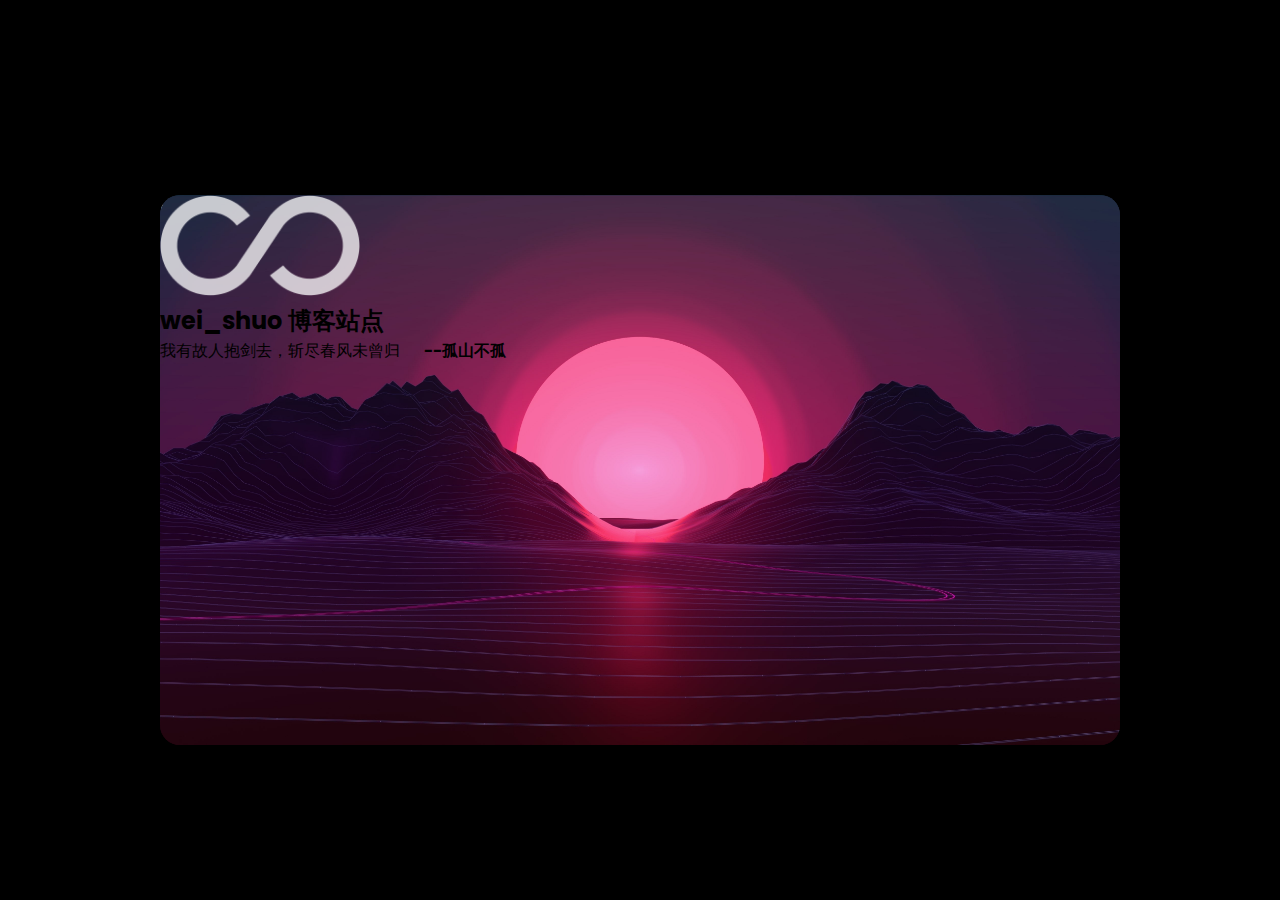
<file: index.html>
<!DOCTYPE html>
<html>

<head>
  <meta charset="utf-8">
  <meta name="viewport" content="width=device-width, initial-scale=1, shrink-to-fit=no">
  <meta name="description"
    content="Probably the most complete UI kit out there. Multiple functionalities and controls added,  extended color palette and beautiful typography, designed as its own extended version of Bootstrap at  the highest level of quality.                             ">
  <meta name="author" content="Webpixels">
  <title>wei_shuo</title>
  <!-- CSS -->
  <link type="text/css" href="./static/css/login.css" rel="stylesheet">
</head>

<body>
  <nav class="navbar navbar-expand-lg navbar-transparent navbar-dark bg-dark py-4">
    <div class="container">
      <a class="navbar-brand" href="#"><strong>wei_shuo</strong>博客首页</a>
      <div class="navbar-collapse offcanvas-collapse" id="navbar_main">
        <ul class="navbar-nav ml-auto align-items-lg-center">
          <li class="nav-item">
            <a type="button" class="btn btn-outline-danger" href="#">按钮1</a>
          </li>
          <li class="nav-item">
            <a type="button" class="btn btn-outline-warning" href="#">按钮2</a>
          </li>
          <li class="nav-item">
            <a type="button" class="btn btn-outline-warning" href="#">按钮3</a>
          </li>
          <li class="nav-item">
            <a href="#" type="button" target="_blank" class="btn btn-danger">登录 | 注册</a>
          </li>
        </ul>
      </div>
    </div>
  </nav>
  <main class="main">
    <section class="spotlight parallax bg-cover bg-size--cover" data-spotlight="fullscreen" style="background-image: url('static/images/index_background/background.jpg')">
      <span class="mask bg-primary alpha-7"></span>
      <div class="spotlight-holder py-lg pt-lg-xl">
        <div class="container d-flex align-items-center no-padding">
          <div class="col">
            <div class="row cols-xs-space align-items-center text-center text-md-left justify-content-center">
              <div class="col-7">
                <div class="text-center mt-5">
                  <img src="./static/images/index_background/icon.png" style="width: 200px;" class="img-fluid animated"
                    data-animation-in="jackInTheBox" data-animation-delay="1000">
                  <h2 class="heading display-4 font-weight-400 text-white mt-5 animated" data-animation-in="fadeInUp"
                    data-animation-delay="2000">
                    <span class="font-weight-700">wei_shuo</span> 博客站点
                  </h2>
                  <p class="lead text-white mt-3 lh-180 c-white animated" data-animation-in="fadeInUp"
                    data-animation-delay="2500">
                    我有故人抱剑去，斩尽春风未曾归&ensp;&ensp;&ensp;<strong class="text-white">--孤山不孤</strong>
                  </p>
                </div>
              </div>
            </div>
          </div>
        </div>
      </div>
    </section>
</body>
</file>
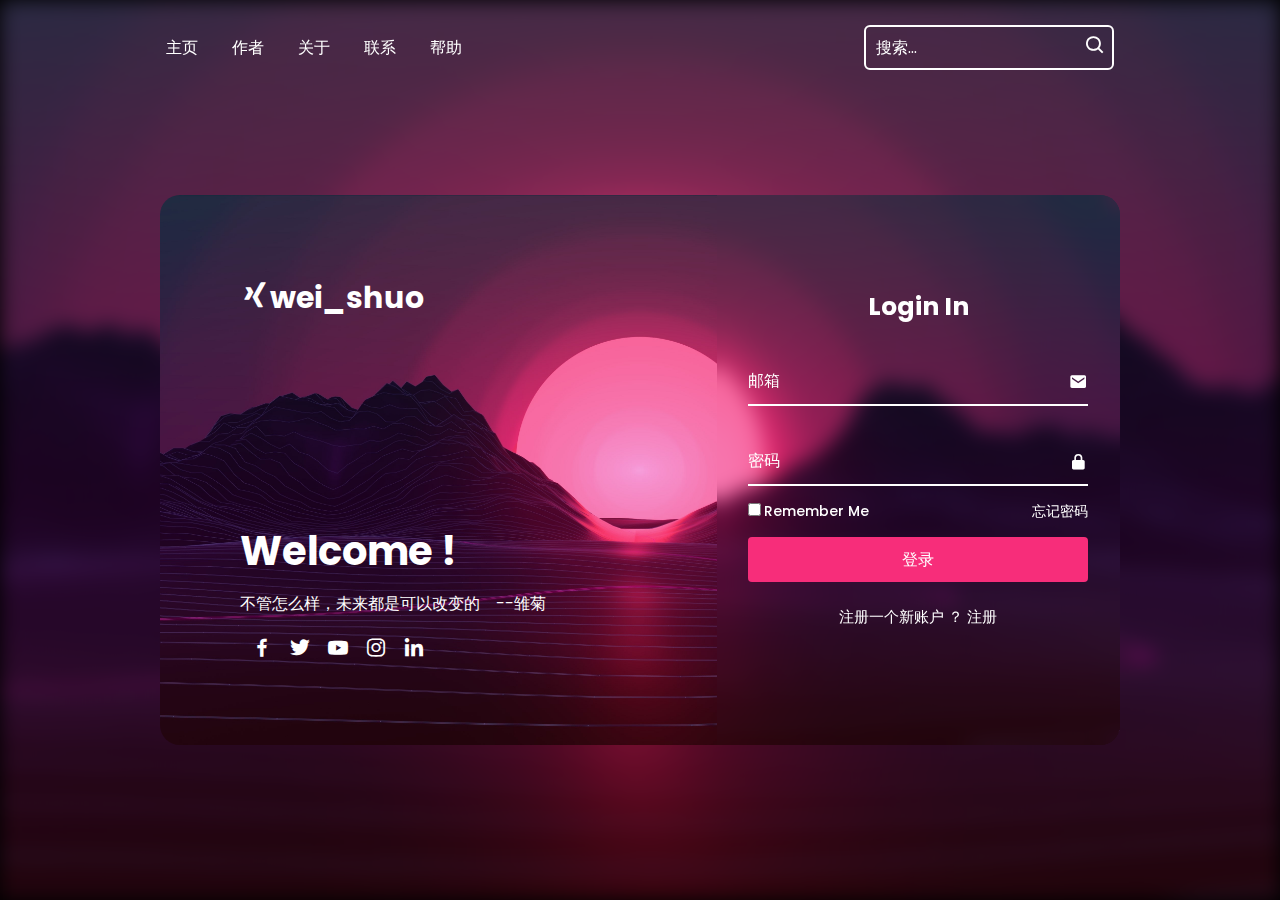
<file: login.html>
<!DOCTYPE html>
<html lang="en">

<head>
    <title>Hash Techie Official</title>
    <link rel="stylesheet" href="./static/css/login.css">
    <link href='https://unpkg.com/boxicons@2.1.4/css/boxicons.min.css' rel='stylesheet'>
</head>

<body>
    <header class="header">
        <nav class="navbar">
            <a href="#">主页</a>
            <a href="#">作者</a>
            <a href="#">关于</a>
            <a href="#">联系</a>
            <a href="#">帮助</a>
        </nav>
        <form action="" class="search-bar">
            <input type="text" placeholder="搜索...">
            <button><i class='bx bx-search'></i></button>
        </form>
    </header>
    <div class="background"></div>
    <div class="container">
        <div class="item">
            <h2 class="logo"><i class='bx bxl-xing'></i>wei_shuo</h2>
            <div class="text-item">
                <h2>Welcome !<br></h2>
                <p>不管怎么样，未来都是可以改变的&nbsp;&nbsp;&nbsp; --雏菊</p>
                <div class="social-icon">
                    <a href="#"><i class='bx bxl-facebook'></i></a>
                    <a href="#"><i class='bx bxl-twitter'></i></a>
                    <a href="#"><i class='bx bxl-youtube'></i></a>
                    <a href="#"><i class='bx bxl-instagram'></i></a>
                    <a href="#"><i class='bx bxl-linkedin'></i></a>
                </div>
            </div>
        </div>
        <div class="login-section">
            <div class="form-box login">
                <form action="">
                    <h2>Login In</h2>
                    <div class="input-box">
                        <span class="icon"><i class='bx bxs-envelope'></i></span>
                        <input type="email" required>
                        <label>邮箱</label>
                    </div>
                    <div class="input-box">
                        <span class="icon"><i class='bx bxs-lock-alt'></i></span>
                        <input type="password" required>
                        <label>密码</label>
                    </div>
                    <div class="remember-password">
                        <label for=""><input type="checkbox">Remember Me</label>
                        <a href="#">忘记密码</a>
                    </div>
                    <button class="btn">登录</button>
                    <div class="create-account">
                        <p>注册一个新账户 ？  <a href="#" class="register-link">注册</a></p>
                    </div>
                </form>
            </div>
            <div class="form-box register">
                <form action="">

                    <h2>Sign Up</h2>

                    <div class="input-box">
                        <span class="icon"><i class='bx bxs-user'></i></span>
                        <input type="text" required>
                        <label>Username</label>
                    </div>
                    <div class="input-box">
                        <span class="icon"><i class='bx bxs-envelope'></i></span>
                        <input type="email" required>
                        <label>Email</label>
                    </div>
                    <div class="input-box">
                        <span class="icon"><i class='bx bxs-lock-alt'></i></span>
                        <input type="password" required>
                        <label>Password</label>
                    </div>
                    <div class="remember-password">
                        <label for=""><input type="checkbox">I agree with this statment</label>
                    </div>
                    <button class="btn">Login In</button>
                    <div class="create-account">
                        <p>Already Have An Account? <a href="#" class="login-link">Sign In</a></p>
                    </div>
                </form>
            </div>
        </div>
    </div>

    <script src="./static/js/login.js"></script>
</body>

</html>
</file>
<file: static/css/login.css>
@import url('https://fonts.googleapis.com/css2?family=Poppins:ital,wght@0,300;0,400;0,500;1,500&display=swap');
*{
    margin: 0;
    padding: 0;
    box-sizing: border-box;
    font-family: "poppins",sans-serif;
}
body{
    height: 100vh;
    width: 100%;
    background: #000;
  
}
.background{
    background: url(../images/login_background/login_background.jpg) no-repeat;
    background-position: center;
    background-size:cover ;
    height: 100vh;
    width: 100%;
    filter: blur(10px);
}

.header{
    position: fixed;
    top: 0;
    left: 0;
    width: 100%;
    padding: 25px 13%;
    background: transparent;
    display: flex;
    justify-content: space-between;
    align-items: center;
    z-index: 100;

}
.navbar a{
    position: relative;
    font-size: 16px;
    color: #fff;
    margin-right: 30px;
    text-decoration: none;
}
.navbar a::after{
    content: "";
    position: absolute;
    left: 0;
    width: 100%;
    height: 2px;
    background: #fff;
    bottom: -5px;
    border-radius: 5px;
    transform: translateY(10px);
    opacity: 0;
    transition: .5s ease;
}
.navbar a:hover:after{
    transform: translateY(0);
    opacity: 1;
}
.search-bar{
    width: 250px;
    height: 45px;
    background-color: transparent;
    border: 2px solid #fff;
    border-radius: 6px;
    display: flex;
    align-items: center;
}
.search-bar input{
    width: 100%;
    background-color: transparent;
    border: none;
    outline: none;
    color: #fff;
    font-size: 16px;
    padding-left: 10px;
}
.search-bar button{
    width: 40px;
    height: 100%;
    background: transparent;
    outline: none;
    border: none;
    color: #fff;
    cursor: pointer;
}
.search-bar input::placeholder{
    color: #fff;
}
.search-bar button i{
    font-size: 22px;
}
.container{
    position: absolute;
    left: 50%;
    top: 50%;
    transform: translate(-50%,-50%);
    width: 75%;
    height: 550px;
    margin-top: 20px;
    background: url(../images/login_background/login_background.jpg) no-repeat;
    background-position: center;
    background-size:cover ;
    border-radius: 20px;
    overflow: hidden;
    
    
}
.item{
    position: absolute;
    top: 0;
    left: 0;
    width: 58%;
    height: 100%;
    color: #fff;
    background: transparent;
    padding: 80px;
    display: flex;
    justify-content: space-between;
    flex-direction: column;
    


}
.item .logo{
    color: #fff;
    font-size: 30px;

}
.text-item h2{
    font-size: 40px;
    line-height: 1;
}
.text-item p{
    font-size: 16px;
    margin: 20px 0;
}
.social-icon a i{
    color: #fff;
    font-size: 24px;
    margin-left: 10px;
    cursor: pointer;
    transition: .5s ease;
}
.social-icon a:hover i{
    transform: scale(1.2);
}
.container .login-section{
    position: absolute;
    top: 0;
    right: 0;
    width: calc(100% - 58%);
    height: 100%;
    color: #fff;
    backdrop-filter: blur(10px);
}

.login-section .form-box{
    position: absolute;
    display: flex;
    justify-content: center;
    align-items: center;
    width: 100%;
    height: 100%;
    
}
.login-section .form-box.register{
    transform: translateX(430px);
    transition: transform .6s ease;
    transition-delay: 0s;
}
.login-section.active .form-box.register{
    transform: translateX(0px);
    transition-delay: .7s;
}

.login-section .form-box.login{
    transform: translateX(0px);
    transition: transform .6s ease;
    transition-delay: 0.7s;
}
.login-section.active .form-box.login{
    transform: translateX(430px);
    transition-delay: 0s;
}



.login-section .form-box h2{
    text-align: center;
    font-size: 25px;
}

.form-box .input-box{
    width: 340px;
    height: 50px;
    border-bottom: 2px solid#fff;
    margin: 30px 0;
    position: relative;
}
.input-box input{
    width: 100%;
    height: 100%;
    background: transparent;
    border: none;
    outline: none;
    font-size: 16px;
    padding-right: 28px;


}
.input-box label{
    position: absolute;
    top: 50%;
    left: 0;
    transform: translateY(-50%);
    font-size: 16px;
    font-weight: 600px;
    pointer-events: none;
    transition: .5s ease;

}
.input-box .icon{
    position: absolute;
    top: 13px;
    right: 0;
    font-size: 19px;
}
.input-box input:focus~ label,
.input-box input:valid~ label{
    top: -5px;
}
.remember-password{
    font-size: 14px;
    font-weight: 500;
    margin: -15px 0 15px ;
    display: flex;
    justify-content: space-between;
}
.remember-password label input{
    accent-color: #fff;
    margin-right: 3px;

}
.remember-password a{
    color: #fff;
    text-decoration: none;
}
.remember-password a:hover{
    text-decoration: underline;
}
.btn{
    background: #fff;
    width: 100%;
    height: 45px;
    outline: none;
    border: none;
    border-radius: 4px;
    cursor: pointer;
    background: #f72d7a;
    font-size: 16px;
    color: #fff;
    box-shadow: rgba(0,0,0,0.4);

}
.create-account{
    font-size: 14.5px;
    text-align: center;
    margin: 25px;
}
.create-account p a{
    color: #fff;
    font-weight: 600px;
    text-decoration: none;
}
.create-account p a:hover{
    text-decoration: underline;
}
</file>
